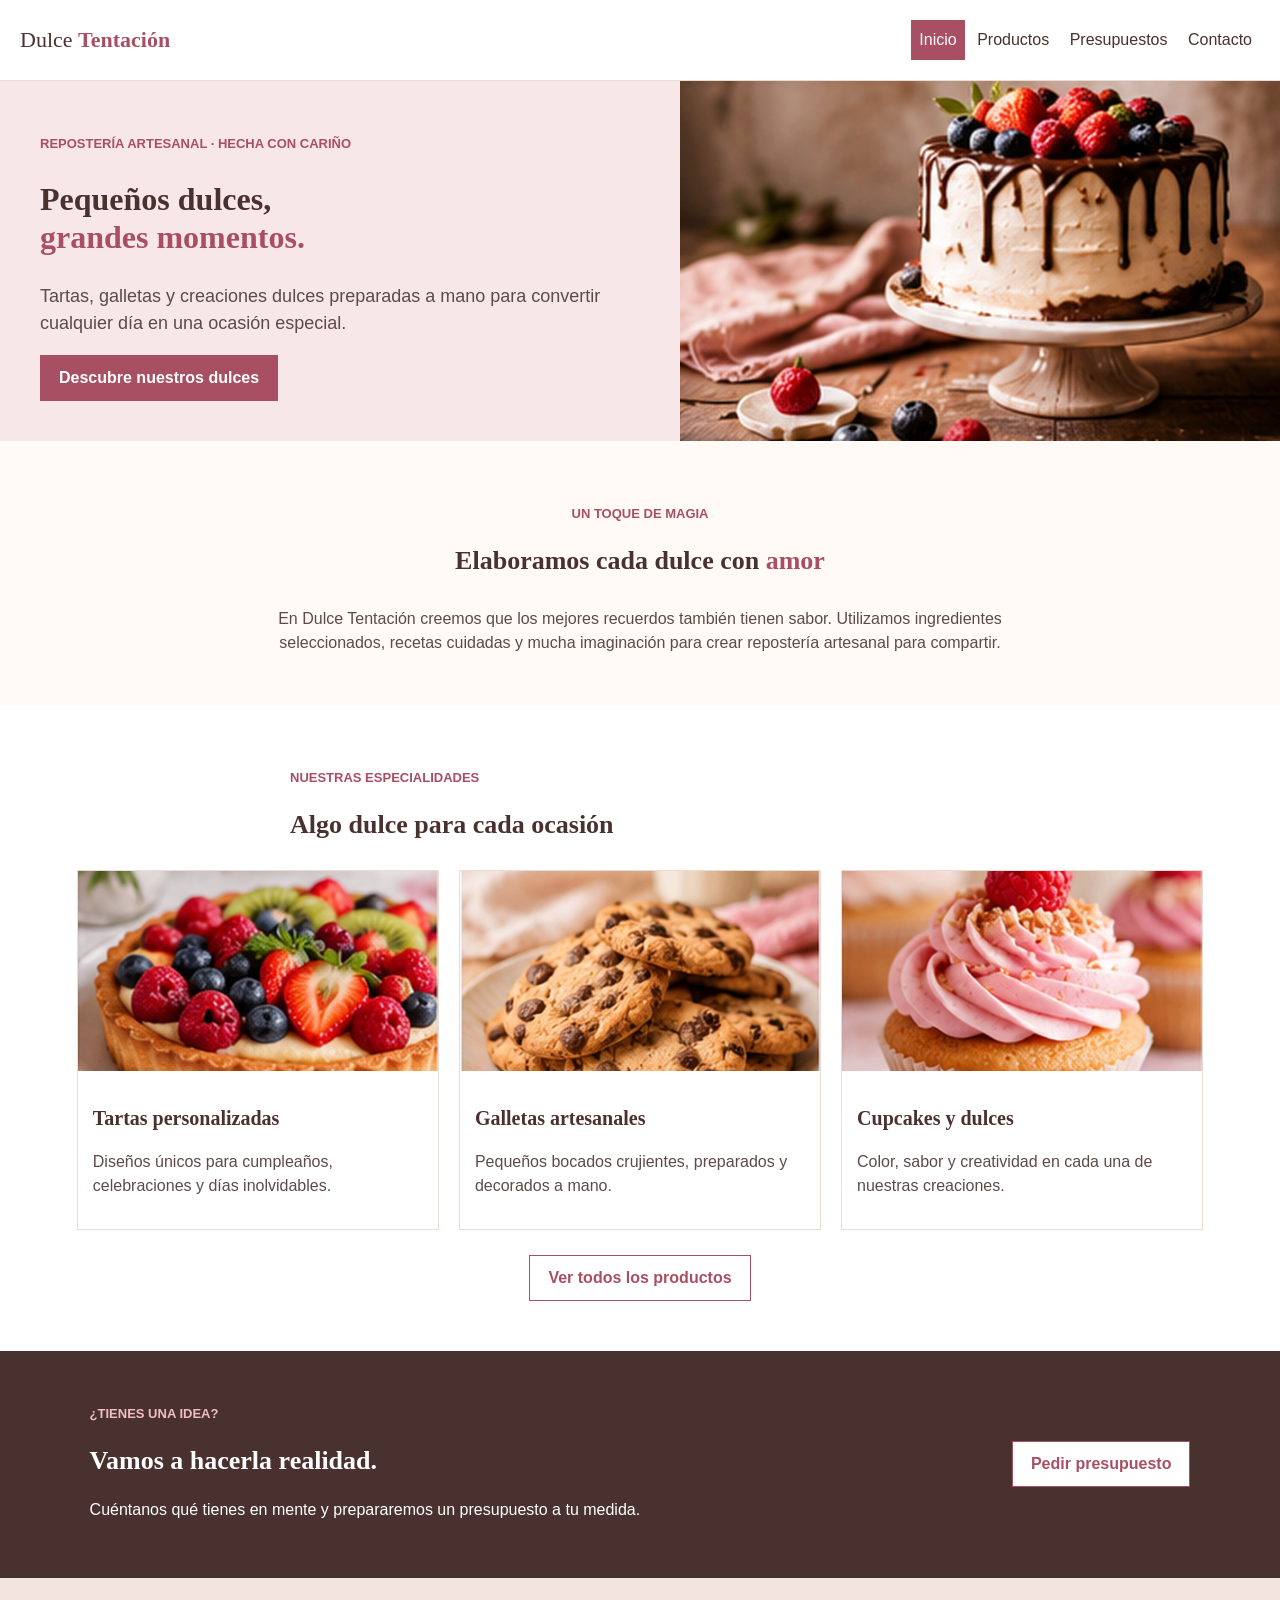
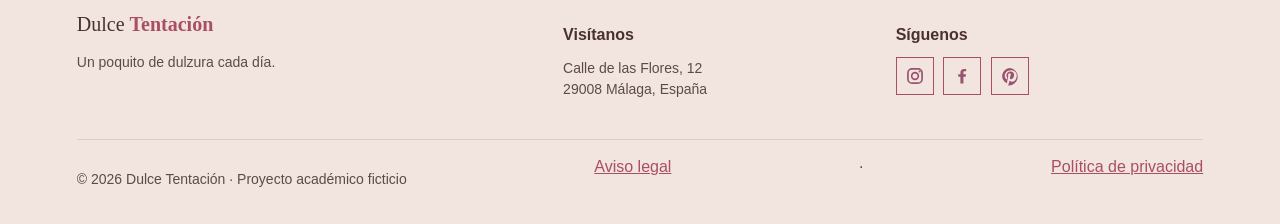
<file: index.html>
<!DOCTYPE html>
<html lang="es">
<head>
    <meta charset="UTF-8">
    <meta name="viewport" content="width=device-width, initial-scale=1.0">
    <link rel="icon" href="images/favicon.ico" sizes="any">
    <link rel="icon" type="image/png" href="images/favicon.png">
    <meta name="description" content="Dulce Tentación, repostería artesanal hecha con cariño.">
    <title>Dulce Tentación | Repostería artesanal</title>
    <link rel="stylesheet" href="css/estilos.css">
</head>
<body>
    <!-- Cabecera y navegación principal -->
    <header class="site-header">
        <a class="brand" href="index.html" aria-label="Dulce Tentación, inicio">
            <span>Dulce <strong>Tentación</strong></span>
        </a>
        <nav class="main-nav" aria-label="Navegación principal">
            <a class="active" aria-current="page" href="index.html">Inicio</a>
            <a href="views/productos.html">Productos</a>
            <a href="views/presupuesto.html">Presupuestos</a>
            <a href="views/contacto.html">Contacto</a>
        </nav>
    </header>

    <main>
        <!-- Sección 1: portada -->
        <section class="hero">
            <div class="hero-content">
                <p class="eyebrow">REPOSTERÍA ARTESANAL · HECHA CON CARIÑO</p>
                <h1>Pequeños dulces,<br><span>grandes momentos.</span></h1>
                <p class="hero-text">Tartas, galletas y creaciones dulces preparadas a mano para convertir cualquier día en una ocasión especial.</p>
                <a class="button" href="views/productos.html">Descubre nuestros dulces</a>
            </div>
            <div class="hero-image"><img src="images/hero.jpg" alt="Tarta artesanal decorada con crema y fresas"></div>
        </section>

        <!-- Sección 2: presentación -->
        <section class="section intro-section">
            <div class="section-heading">
                <p class="eyebrow">UN TOQUE DE MAGIA</p>
                <h2>Elaboramos cada dulce con <span>amor</span></h2>
            </div>
            <p class="intro-copy">En Dulce Tentación creemos que los mejores recuerdos también tienen sabor. Utilizamos ingredientes seleccionados, recetas cuidadas y mucha imaginación para crear repostería artesanal para compartir.</p>
        </section>

        <!-- Sección 3: categorías destacadas -->
        <section class="section featured-section">
            <div class="section-heading align-left">
                <p class="eyebrow">NUESTRAS ESPECIALIDADES</p>
                <h2>Algo dulce para cada ocasión</h2>
            </div>
            <div class="feature-grid">
                <article class="feature-card">
                    <div class="feature-photo"><img src="images/tarta_frutas.jpg" alt="Tarta decorada"></div>
                    <div class="feature-info"><h3>Tartas personalizadas</h3><p>Diseños únicos para cumpleaños, celebraciones y días inolvidables.</p></div>
                </article>
                <article class="feature-card">
                    <div class="feature-photo"><img src="images/galletas.jpg" alt="Galletas artesanales"></div>
                    <div class="feature-info"><h3>Galletas artesanales</h3><p>Pequeños bocados crujientes, preparados y decorados a mano.</p></div>
                </article>
                <article class="feature-card">
                    <div class="feature-photo"><img src="images/cupcake.jpg" alt="Cupcakes decorados"></div>
                    <div class="feature-info"><h3>Cupcakes y dulces</h3><p>Color, sabor y creatividad en cada una de nuestras creaciones.</p></div>
                </article>
            </div>
            <div class="centered-action"><a class="button button-outline" href="views/productos.html">Ver todos los productos</a></div>
        </section>

        <!-- Sección 4: llamada a propuestas -->
        <section class="order-banner">
            <div><p class="eyebrow">¿TIENES UNA IDEA?</p><h2>Vamos a hacerla realidad.</h2><p>Cuéntanos qué tienes en mente y prepararemos un presupuesto a tu medida.</p></div>
            <a class="button button-light" href="views/presupuesto.html">Pedir presupuesto</a>
        </section>
    </main>

    <!-- Pie de página compartido -->
    <footer class="site-footer">
        <section class="footer-brand"><a class="brand brand-footer" href="index.html">Dulce <strong>Tentación</strong></a><p>Un poquito de dulzura cada día.</p></section>
        <section class="footer-address"><h2>Visítanos</h2><p>Calle de las Flores, 12<br>29008 Málaga, España</p></section>
        <section class="footer-social"><h2>Síguenos</h2><div class="social-links">
            <a href="https://www.instagram.com/" target="_blank" rel="noopener noreferrer" aria-label="Instagram"><img src="images/instagram.svg" alt="" aria-hidden="true" class="social-icon"></a>
            <a href="https://www.facebook.com/" target="_blank" rel="noopener noreferrer" aria-label="Facebook"><img src="images/facebook.svg" alt="" aria-hidden="true" class="social-icon"></a>
            <a href="https://www.pinterest.com/" target="_blank" rel="noopener noreferrer" aria-label="Pinterest"><img src="images/pinterest.svg" alt="" aria-hidden="true" class="social-icon"></a>
        </div></section>
        <section class="footer-legal"><p>© 2026 Dulce Tentación · Proyecto académico ficticio</p><a href="#">Aviso legal</a> · <a href="#">Política de privacidad</a></section>
    </footer>
</body>
</html>
</file>
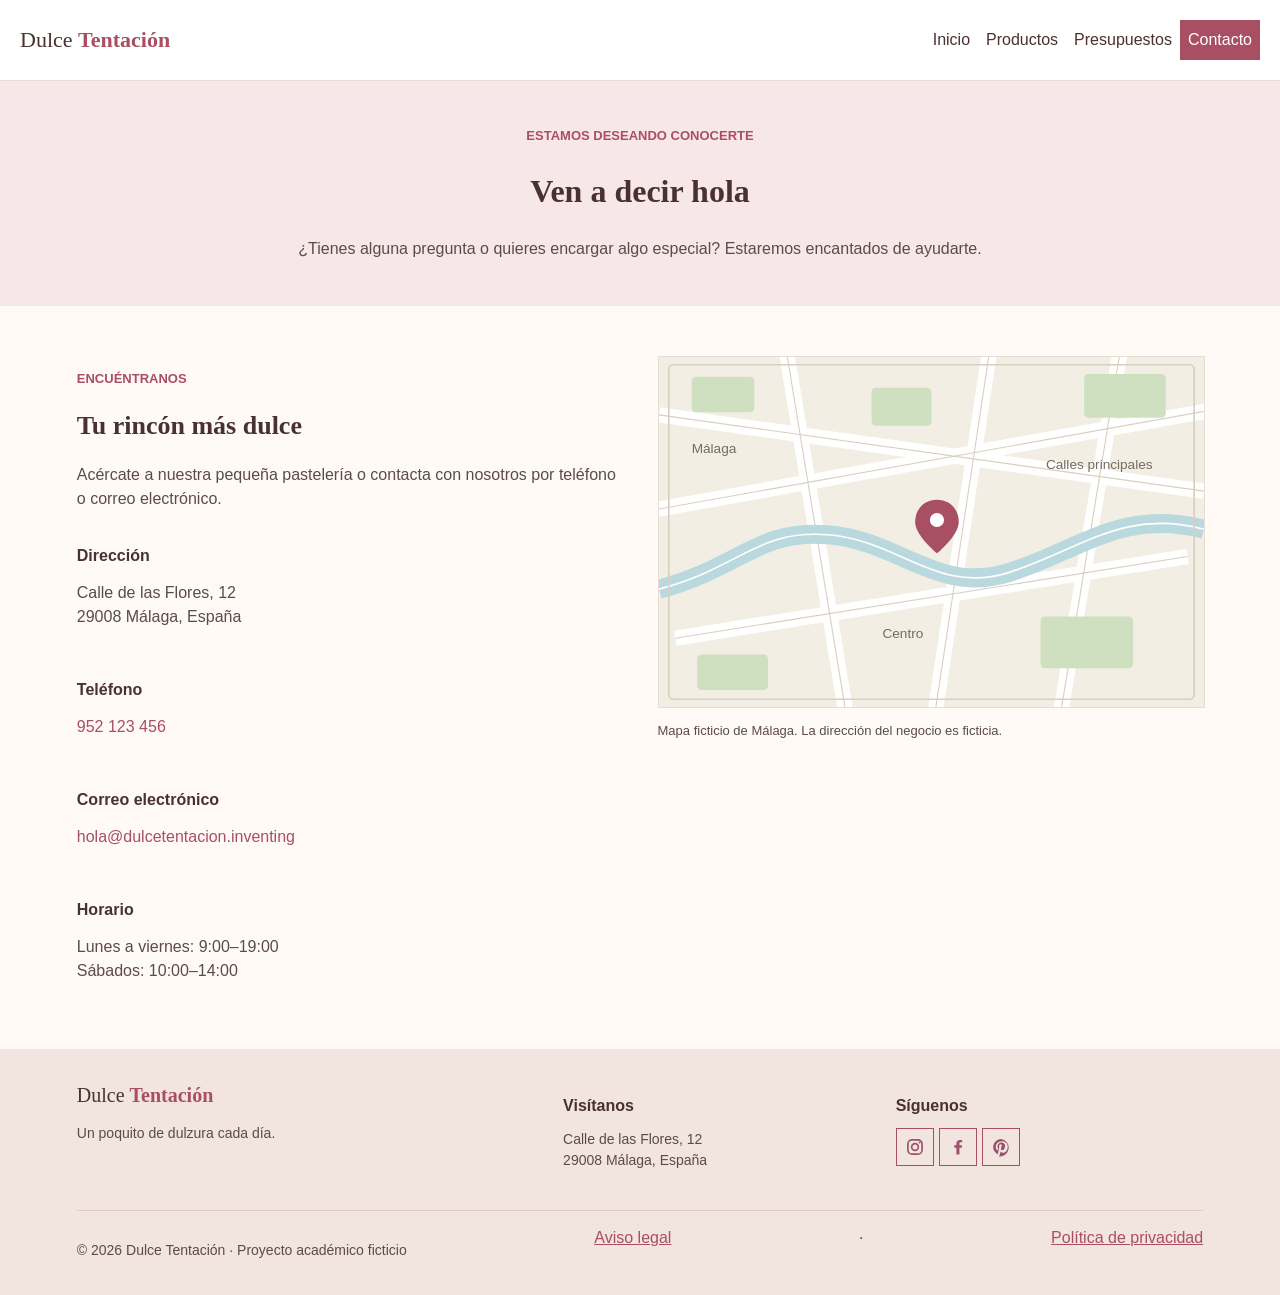
<file: views/contacto.html>
<!DOCTYPE html>
<html lang="es">
<head>
    <meta charset="UTF-8">
    <meta name="viewport" content="width=device-width, initial-scale=1.0">
    <link rel="icon" href="../images/favicon.ico" sizes="any">
    <link rel="icon" type="image/png" href="../images/favicon.png">
    <meta name="description" content="Datos de contacto y ubicación de Dulce Tentación en Málaga.">
    <title>Contacto | Dulce Tentación</title>
    <link rel="stylesheet" href="../css/estilos.css">
</head>
<body>
    <!-- Cabecera y navegación principal -->
    <header class="site-header">
        <a class="brand" href="../index.html" aria-label="Dulce Tentación, inicio"><span>Dulce <strong>Tentación</strong></span></a>
        <nav class="main-nav" aria-label="Navegación principal">
            <a href="../index.html">Inicio</a><a href="productos.html">Productos</a><a href="presupuesto.html">Presupuestos</a><a class="active" aria-current="page" href="contacto.html">Contacto</a>
        </nav>
    </header>
    <main class="page-main">
        <section class="page-hero">
            <p class="eyebrow">ESTAMOS DESEANDO CONOCERTE</p>
            <h1>Ven a decir hola</h1>
            <p>¿Tienes alguna pregunta o quieres encargar algo especial? Estaremos encantados de ayudarte.</p>
        </section>
        <section class="contact-section">
            <div class="contact-details">
                <p class="eyebrow">ENCUÉNTRANOS</p><h2>Tu rincón más dulce</h2>
                <p>Acércate a nuestra pequeña pastelería o contacta con nosotros por teléfono o correo electrónico.</p>
                <div class="contact-detail"><div><h3>Dirección</h3><p>Calle de las Flores, 12<br>29008 Málaga, España</p></div></div>
                <div class="contact-detail"><div><h3>Teléfono</h3><p><a href="tel:+34952123456">952 123 456</a></p></div></div>
                <div class="contact-detail"><div><h3>Correo electrónico</h3><p><a href="mailto:hola@dulcetentacion.inventing">hola@dulcetentacion.inventing</a></p></div></div>
                <div class="contact-detail"><div><h3>Horario</h3><p>Lunes a viernes: 9:00–19:00<br>Sábados: 10:00–14:00</p></div></div>
            </div>
            <!-- Mapa totalmente inventado; el negocio es ficticio -->
            <div class="map-wrap">
                <img src="../images/mapa_malaga.svg" alt="Imagen de un mapa esquemático de una zona de Málaga con un marcador de ubicación">
                <p class="map-note">Mapa ficticio de Málaga. La dirección del negocio es ficticia.</p>
            </div>
        </section>
    </main>
    <footer class="site-footer">
        <section class="footer-brand"><a class="brand brand-footer" href="../index.html">Dulce <strong>Tentación</strong></a><p>Un poquito de dulzura cada día.</p></section>
        <section class="footer-address"><h2>Visítanos</h2><p>Calle de las Flores, 12<br>29008 Málaga, España</p></section>
        <section class="footer-social"><h2>Síguenos</h2><div class="social-links"><a href="https://www.instagram.com/" target="_blank" rel="noopener noreferrer" aria-label="Instagram"><img src="../images/instagram.svg" alt="" aria-hidden="true" class="social-icon"></a><a href="https://www.facebook.com/" target="_blank" rel="noopener noreferrer" aria-label="Facebook"><img src="../images/facebook.svg" alt="" aria-hidden="true" class="social-icon"></a><a href="https://www.pinterest.com/" target="_blank" rel="noopener noreferrer" aria-label="Pinterest"><img src="../images/pinterest.svg" alt="" aria-hidden="true" class="social-icon"></a></div></section>
        <section class="footer-legal"><p>© 2026 Dulce Tentación · Proyecto académico ficticio</p><a href="#">Aviso legal</a> · <a href="#">Política de privacidad</a></section>
    </footer>
</body>
</html>
</file>
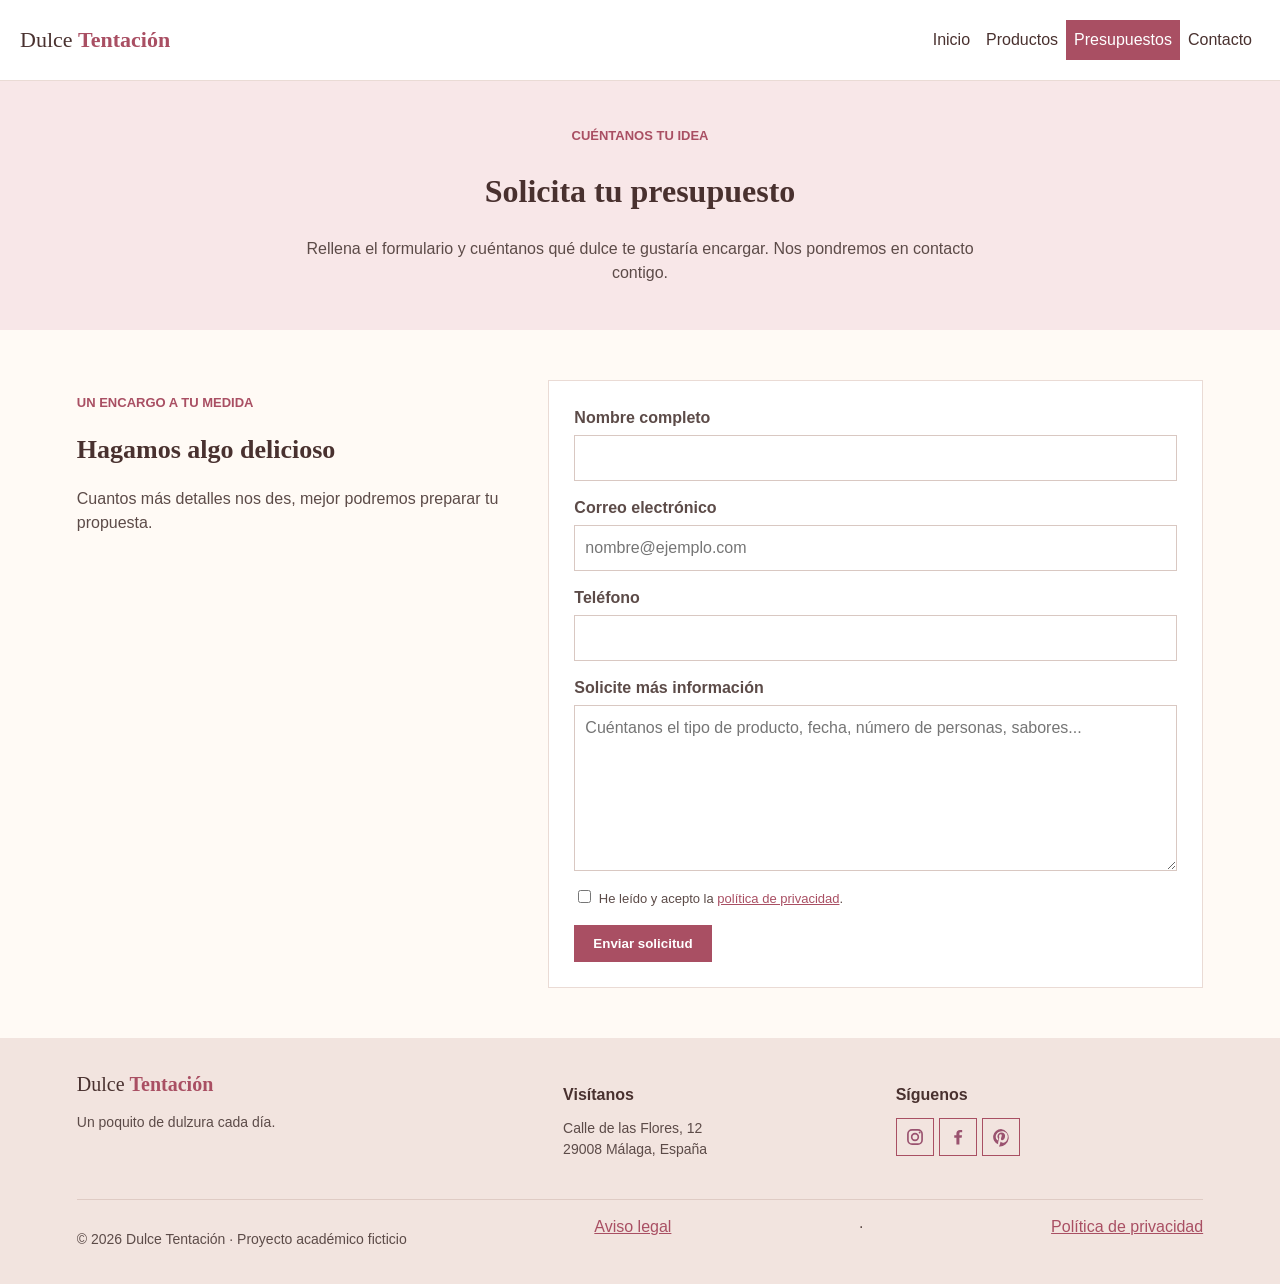
<file: views/presupuesto.html>
<!DOCTYPE html>
<html lang="es">
<head>
    <meta charset="UTF-8">
    <meta name="viewport" content="width=device-width, initial-scale=1.0">
    <link rel="icon" href="../images/favicon.ico" sizes="any">
    <link rel="icon" type="image/png" href="../images/favicon.png">
    <meta name="description" content="Solicita un presupuesto personalizado en Dulce Tentación.">
    <title>Presupuestos | Dulce Tentación</title>
    <link rel="stylesheet" href="../css/estilos.css">
</head>
<body>
    <!-- Cabecera y navegación principal -->
    <header class="site-header">
        <a class="brand" href="../index.html" aria-label="Dulce Tentación, inicio"><span>Dulce <strong>Tentación</strong></span></a>
        <nav class="main-nav" aria-label="Navegación principal">
            <a href="../index.html">Inicio</a><a href="productos.html">Productos</a><a class="active" aria-current="page" href="presupuesto.html">Presupuestos</a><a href="contacto.html">Contacto</a>
        </nav>
    </header>
    <main class="page-main">
        <section class="page-hero">
            <p class="eyebrow">CUÉNTANOS TU IDEA</p>
            <h1>Solicita tu presupuesto</h1>
            <p>Rellena el formulario y cuéntanos qué dulce te gustaría encargar. Nos pondremos en contacto contigo.</p>
        </section>
        <section class="form-section">
            <div class="form-intro"><p class="eyebrow">UN ENCARGO A TU MEDIDA</p><h2>Hagamos algo delicioso</h2><p>Cuantos más detalles nos des, mejor podremos preparar tu propuesta.</p></div>
            <!-- Los atributos required y los tipos HTML5 validan los datos básicos del formulario -->
            <form class="budget-form" action="#" method="get">
                <div class="form-field">
                    <label for="nombre">Nombre completo</label>
                    <input type="text" id="nombre" name="nombre" autocomplete="name" minlength="2" required>
                </div>
                <div class="form-field">
                    <label for="email">Correo electrónico</label>
                    <input type="email" id="email" name="email" autocomplete="email" placeholder="nombre@ejemplo.com" required>
                </div>
                <div class="form-field">
                    <label for="telefono">Teléfono</label>
                    <input type="tel" id="telefono" name="telefono" autocomplete="tel" pattern="[0-9+() .-]{9,16}" title="Introduce un teléfono válido de entre 9 y 16 caracteres." required>
                </div>
                <div class="form-field">
                    <label for="mensaje">Solicite más información</label>
                    <textarea id="mensaje" name="mensaje" rows="6" minlength="10" placeholder="Cuéntanos el tipo de producto, fecha, número de personas, sabores..." required></textarea>
                </div>
                <div class="privacy-box" id="privacidad">
                    <input type="checkbox" id="aceptar-privacidad" name="aceptar-privacidad" required>
                    <label for="aceptar-privacidad">He leído y acepto la <a href="#">política de privacidad</a>.</label>
                </div>
                <button class="button" type="submit">Enviar solicitud</button>
            </form>
        </section>
    </main>
    <footer class="site-footer">
        <section class="footer-brand"><a class="brand brand-footer" href="../index.html">Dulce <strong>Tentación</strong></a><p>Un poquito de dulzura cada día.</p></section>
        <section class="footer-address"><h2>Visítanos</h2><p>Calle de las Flores, 12<br>29008 Málaga, España</p></section>
        <section class="footer-social"><h2>Síguenos</h2><div class="social-links"><a href="https://www.instagram.com/" target="_blank" rel="noopener noreferrer" aria-label="Instagram"><img src="../images/instagram.svg" alt="" aria-hidden="true" class="social-icon"></a><a href="https://www.facebook.com/" target="_blank" rel="noopener noreferrer" aria-label="Facebook"><img src="../images/facebook.svg" alt="" aria-hidden="true" class="social-icon"></a><a href="https://www.pinterest.com/" target="_blank" rel="noopener noreferrer" aria-label="Pinterest"><img src="../images/pinterest.svg" alt="" aria-hidden="true" class="social-icon"></a></div></section>
        <section class="footer-legal"><p>© 2026 Dulce Tentación · Proyecto académico ficticio</p><a href="#">Aviso legal</a> · <a href="#">Política de privacidad</a></section>
    </footer>
</body>
</html>
</file>
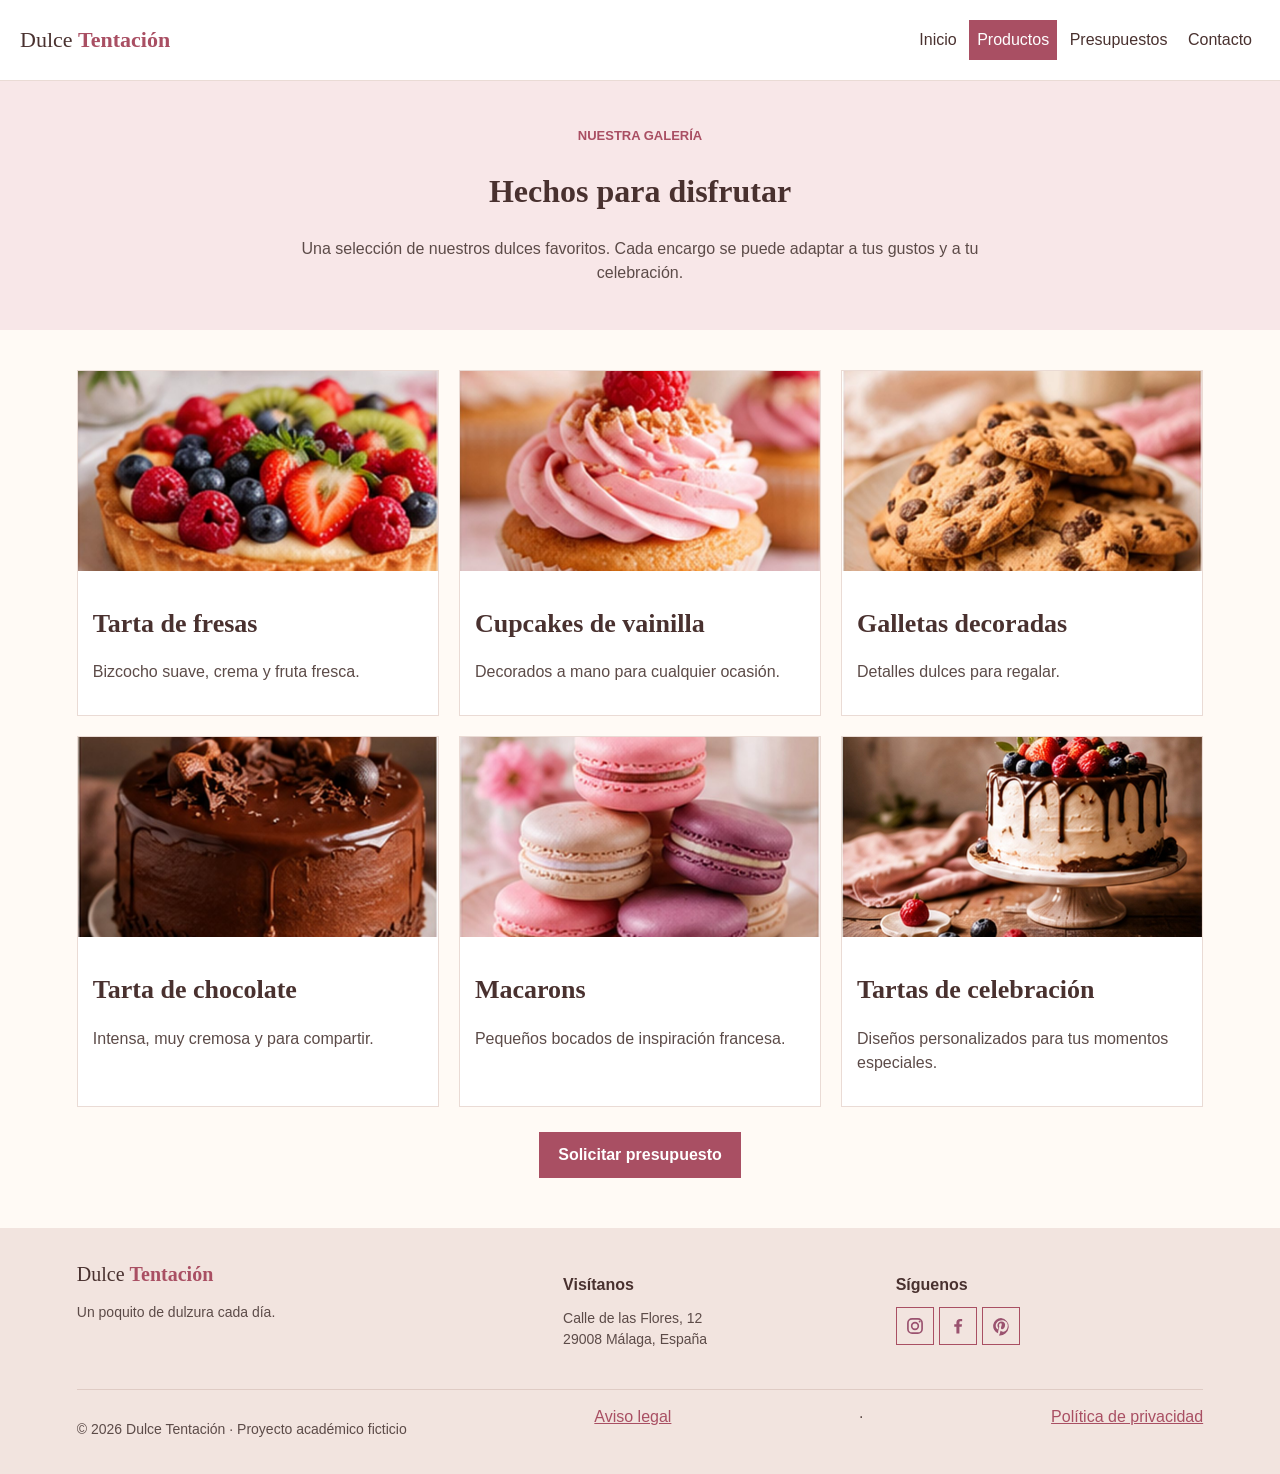
<file: views/productos.html>
<!DOCTYPE html>
<html lang="es">
<head>
    <meta charset="UTF-8">
    <meta name="viewport" content="width=device-width, initial-scale=1.0">
    <link rel="icon" href="../images/favicon.ico" sizes="any">
    <link rel="icon" type="image/png" href="../images/favicon.png">
    <meta name="description" content="Galería de tartas, galletas y repostería artesanal de Dulce Tentación.">
    <title>Productos | Dulce Tentación</title>
    <link rel="stylesheet" href="../css/estilos.css">
</head>
<body>
    <!-- Cabecera y menú: la página actual queda resaltada -->
    <header class="site-header">
        <a class="brand" href="../index.html" aria-label="Dulce Tentación, inicio"><span>Dulce <strong>Tentación</strong></span></a>
        <nav class="main-nav" aria-label="Navegación principal">
            <a href="../index.html">Inicio</a>
            <a class="active" aria-current="page" href="productos.html">Productos</a>
            <a href="presupuesto.html">Presupuestos</a>
            <a href="contacto.html">Contacto</a>
        </nav>
    </header>
    <main class="page-main">
        <section class="page-hero">
            <p class="eyebrow">NUESTRA GALERÍA</p>
            <h1>Hechos para disfrutar</h1>
            <p>Una selección de nuestros dulces favoritos. Cada encargo se puede adaptar a tus gustos y a tu celebración.</p>
        </section>
        <!-- Galería de productos en cuadrícula -->
        <section class="section gallery-section" aria-label="Galería de productos">
            <div class="gallery-grid">
                <article class="gallery-item"><div class="gallery-photo"><img src="../images/tarta_frutas.jpg" alt="Tarta de fresas y crema"></div><div class="gallery-caption"><h2>Tarta de fresas</h2><p>Bizcocho suave, crema y fruta fresca.</p></div></article>
                <article class="gallery-item"><div class="gallery-photo"><img src="../images/cupcake.jpg" alt="Cupcakes de vainilla"></div><div class="gallery-caption"><h2>Cupcakes de vainilla</h2><p>Decorados a mano para cualquier ocasión.</p></div></article>
                <article class="gallery-item"><div class="gallery-photo"><img src="../images/galletas.jpg" alt="Galletas decoradas"></div><div class="gallery-caption"><h2>Galletas decoradas</h2><p>Detalles dulces para regalar.</p></div></article>
                <article class="gallery-item"><div class="gallery-photo"><img src="../images/tarta_chocolate.jpg" alt="Tarta de chocolate"></div><div class="gallery-caption"><h2>Tarta de chocolate</h2><p>Intensa, muy cremosa y para compartir.</p></div></article>
                <article class="gallery-item"><div class="gallery-photo"><img src="../images/macarons.jpg" alt="Macarons de colores pastel"></div><div class="gallery-caption"><h2>Macarons</h2><p>Pequeños bocados de inspiración francesa.</p></div></article>
                <article class="gallery-item"><div class="gallery-photo"><img src="../images/hero.jpg" alt="Tarta de celebración personalizada"></div><div class="gallery-caption"><h2>Tartas de celebración</h2><p>Diseños personalizados para tus momentos especiales.</p></div></article>
            </div>
            <div class="centered-action"><a class="button" href="presupuesto.html">Solicitar presupuesto</a></div>
        </section>
    </main>
    <footer class="site-footer">
        <section class="footer-brand"><a class="brand brand-footer" href="../index.html">Dulce <strong>Tentación</strong></a><p>Un poquito de dulzura cada día.</p></section>
        <section class="footer-address"><h2>Visítanos</h2><p>Calle de las Flores, 12<br>29008 Málaga, España</p></section>
        <section class="footer-social"><h2>Síguenos</h2><div class="social-links"><a href="https://www.instagram.com/" target="_blank" rel="noopener noreferrer" aria-label="Instagram"><img src="../images/instagram.svg" alt="" aria-hidden="true" class="social-icon"></a><a href="https://www.facebook.com/" target="_blank" rel="noopener noreferrer" aria-label="Facebook"><img src="../images/facebook.svg" alt="" aria-hidden="true" class="social-icon"></a><a href="https://www.pinterest.com/" target="_blank" rel="noopener noreferrer" aria-label="Pinterest"><img src="../images/pinterest.svg" alt="" aria-hidden="true" class="social-icon"></a></div></section>
        <section class="footer-legal"><p>© 2026 Dulce Tentación · Proyecto académico ficticio</p><a href="#">Aviso legal</a> · <a href="#">Política de privacidad</a></section>
    </footer>
</body>
</html>
</file>
<file: css/estilos.css>
/* Estilos generales */
body { margin: 0; font-family: Arial, sans-serif; line-height: 1.5; color: #5c4b48; background: #fffaf5; }
img { max-width: 100%; }
a { color: #a94f63; }
h1, h2, h3 { color: #49312f; font-family: Georgia, serif; line-height: 1.2; }
h1 { font-size: 32px; }
h2 { font-size: 26px; }
h3 { font-size: 20px; }
.eyebrow, .privacy-box label, .form-note, .map-note { font-size: 13px; }
.eyebrow { color: #a94f63; font-weight: bold; }

/* Cabecera y navegacion */
.site-header { display: flex; justify-content: space-between; align-items: center; padding: 20px; background: white; border-bottom: 1px solid #eadbd5; }
.brand { color: #49312f; font: 22px Georgia, serif; text-decoration: none; }
.brand strong, .brand-icon { color: #a94f63; }
.main-nav a { display: inline-block; padding: 8px; color: #49312f; text-decoration: none; }
.main-nav a:hover, .main-nav a.active { background: #a94f63; color: white; }
.button { display: inline-block; padding: 10px 18px; background: #a94f63; border: 1px solid #a94f63; color: white; text-decoration: none; font-weight: bold; }
.button-outline, .button-light { background: white; color: #a94f63; }

/* Inicio */
.hero { display: flex; background: #f8e7e8; }
.hero-content, .hero-image { width: 50%; }
.hero-content { padding: 40px; }
.hero-image img { width: 100%; height: 100%; object-fit: cover; display: block; }
.hero-text { font-size: 18px; }
.hero h1 span, .section-heading h2 span { color: #a94f63; }
.section { padding: 50px 6%; }
.intro-section, .section-heading { text-align: center; }
.intro-copy { max-width: 750px; margin: auto; }
.section-heading { max-width: 700px; margin: 0 auto 30px; }
.align-left { text-align: left; }
.featured-section { background: white; }
.feature-grid, .gallery-grid { display: grid; grid-template-columns: repeat(3, 1fr); gap: 20px; }
.feature-card, .gallery-item { background: white; border: 1px solid #eadbd5; }
.feature-photo img, .gallery-photo img { display: block; width: 100%; height: 200px; object-fit: cover; }
.feature-info, .gallery-caption { padding: 15px; }
.centered-action { margin-top: 25px; text-align: center; }
.order-banner { display: flex; justify-content: space-between; align-items: center; gap: 20px; padding: 40px 7%; background: #49312f; color: white; }
.order-banner h2 { color: white; }
.order-banner .eyebrow { color: #f1bdc5; }

/* Paginas interiores y formulario */
.page-main { min-height: 60vh; }
.page-hero { padding: 45px 20px; text-align: center; background: #f8e7e8; }
.page-hero p { max-width: 700px; margin: auto; }
.gallery-section { padding-top: 40px; }
.form-section, .contact-section { display: grid; gap: 35px; padding: 50px 6%; }
.form-section { grid-template-columns: 2fr 3fr; }
.budget-form { padding: 25px; background: white; border: 1px solid #eadbd5; }
.form-field { display: flex; flex-direction: column; margin-bottom: 15px; }
.form-field label { margin-bottom: 5px; font-weight: bold; }
.form-field input, .form-field textarea { padding: 10px; border: 1px solid #d9c8c2; font: inherit; }
.privacy-box { margin: 15px 0; }

/* Contacto y mapa */
.contact-section { grid-template-columns: 1fr 1fr; }
.contact-detail { display: flex; gap: 12px; margin-top: 20px; }
.detail-icon { width: 40px; height: 40px; flex-shrink: 0; background: #f8e7e8; color: #a94f63; text-align: center; line-height: 40px; font-size: 20px; }
.contact-detail h3, .site-footer h2 { font: bold 16px Arial, sans-serif; }
.contact-detail a { text-decoration: none; }
.map-wrap img { display: block; width: 100%; height: 350px; object-fit: cover; border: 1px solid #eadbd5; }
.legal-section { padding: 35px 6%; background: white; }

/* Pie de pagina */
.site-footer { display: grid; grid-template-columns: 1.5fr 1fr 1fr; gap: 25px; padding: 35px 6% 20px; background: #f2e4df; }
.brand-footer { font-size: 20px; }
.site-footer p { font-size: 14px; }
.social-links a { display: inline-block; margin-right: 5px; padding: 8px; border: 1px solid #a94f63; }
.social-links .social-icon { display: block; width: 20px; height: 20px; }
.footer-legal { display: flex; grid-column: 1 / 4; justify-content: space-between; gap: 10px; padding-top: 15px; border-top: 1px solid #dfcbc4; }

/* Adaptacion a moviles */
@media (max-width: 750px) {
  .site-header, .hero, .order-banner { flex-direction: column; }
  .main-nav { text-align: center; }
  .hero-content, .hero-image { width: 100%; }
  .hero-content { padding: 30px 20px; }
  .feature-grid, .gallery-grid, .form-section, .contact-section, .site-footer { grid-template-columns: 1fr; }
  .section { padding: 35px 20px; }
  .footer-legal { grid-column: 1; flex-direction: column; }
}
</file>
